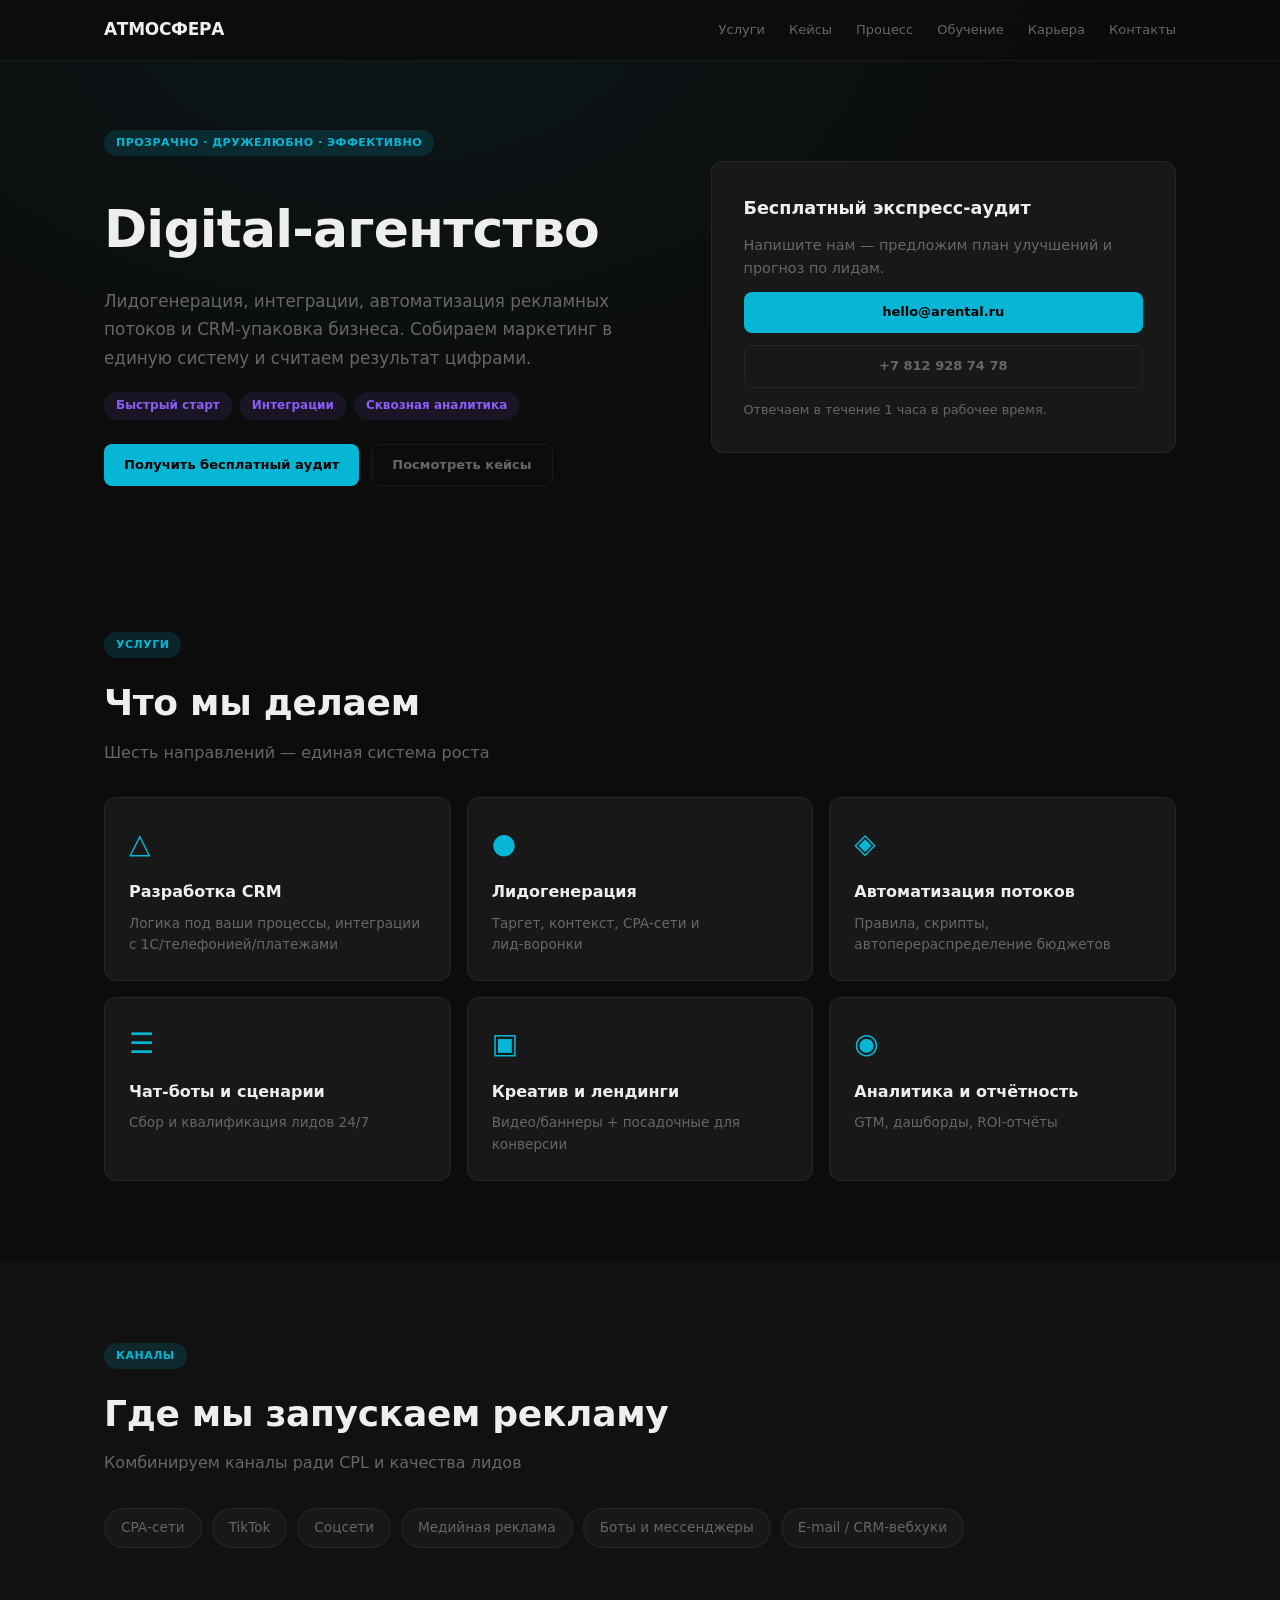
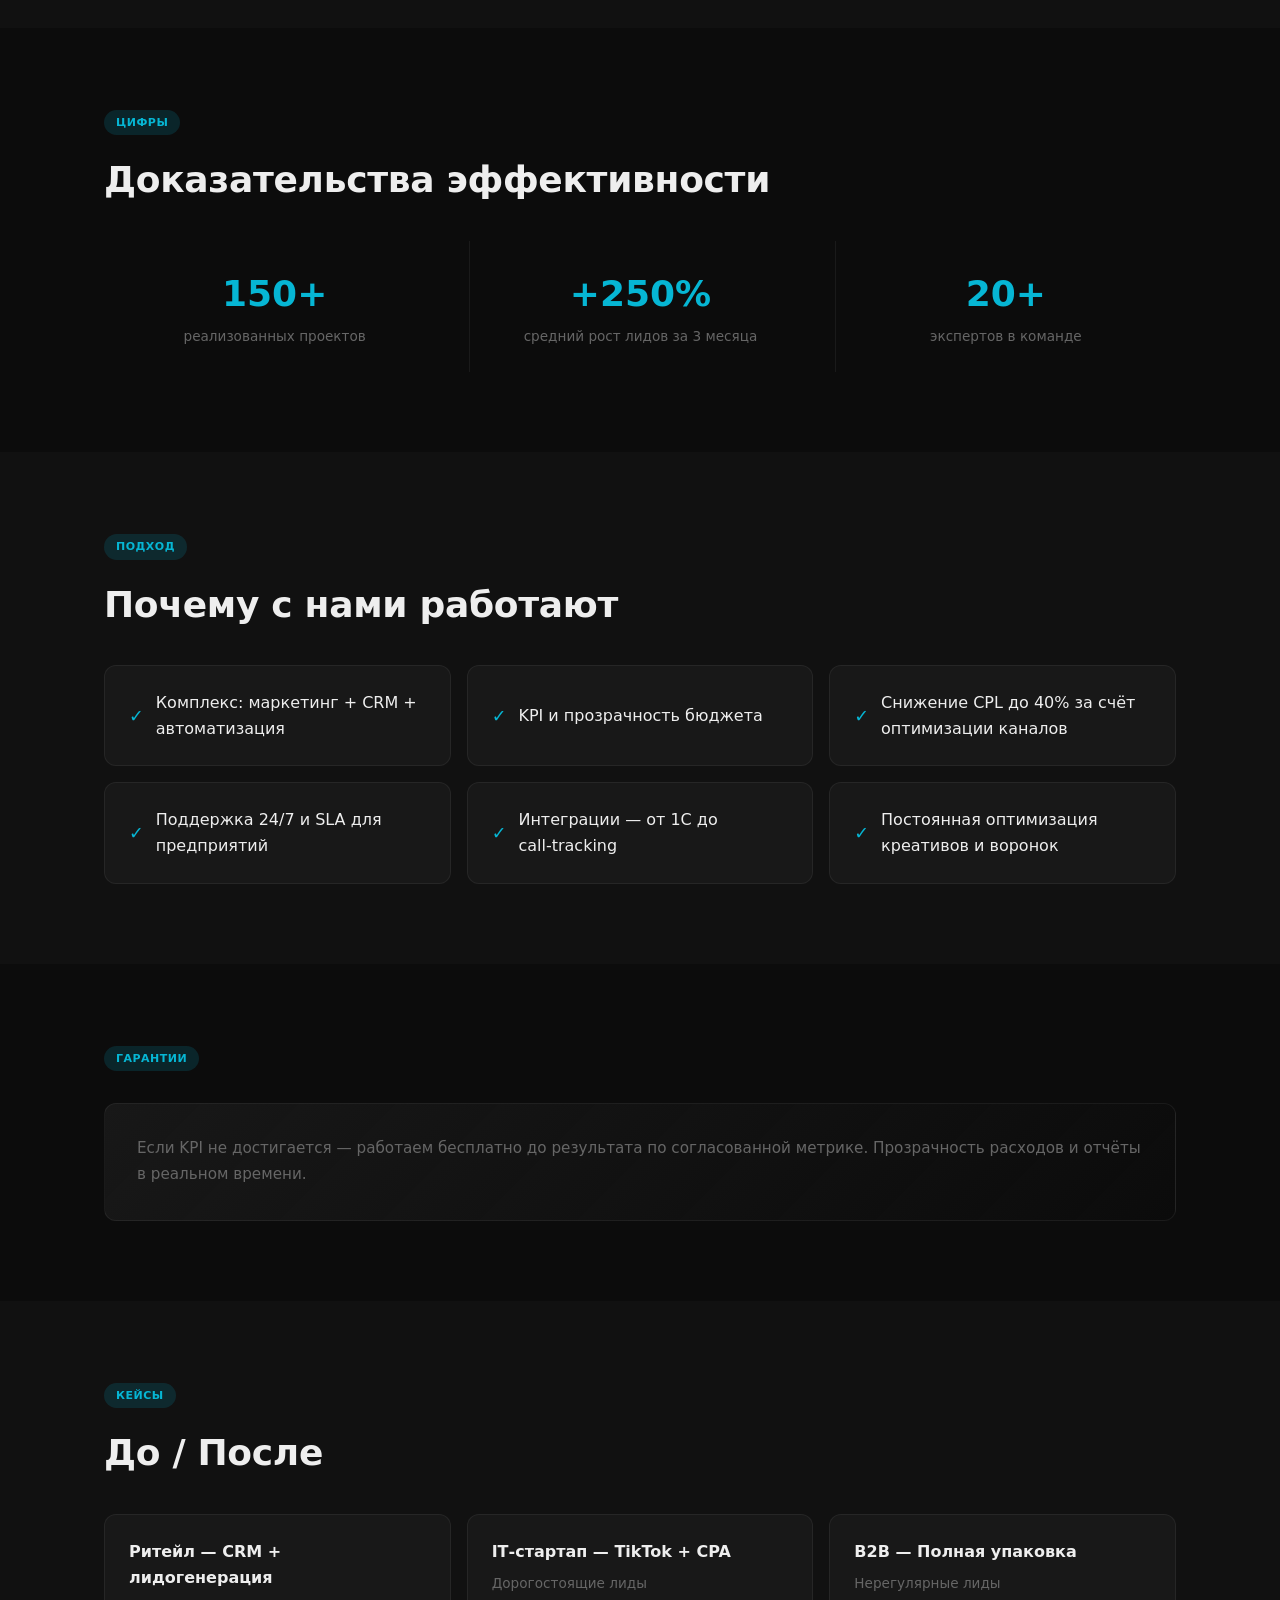
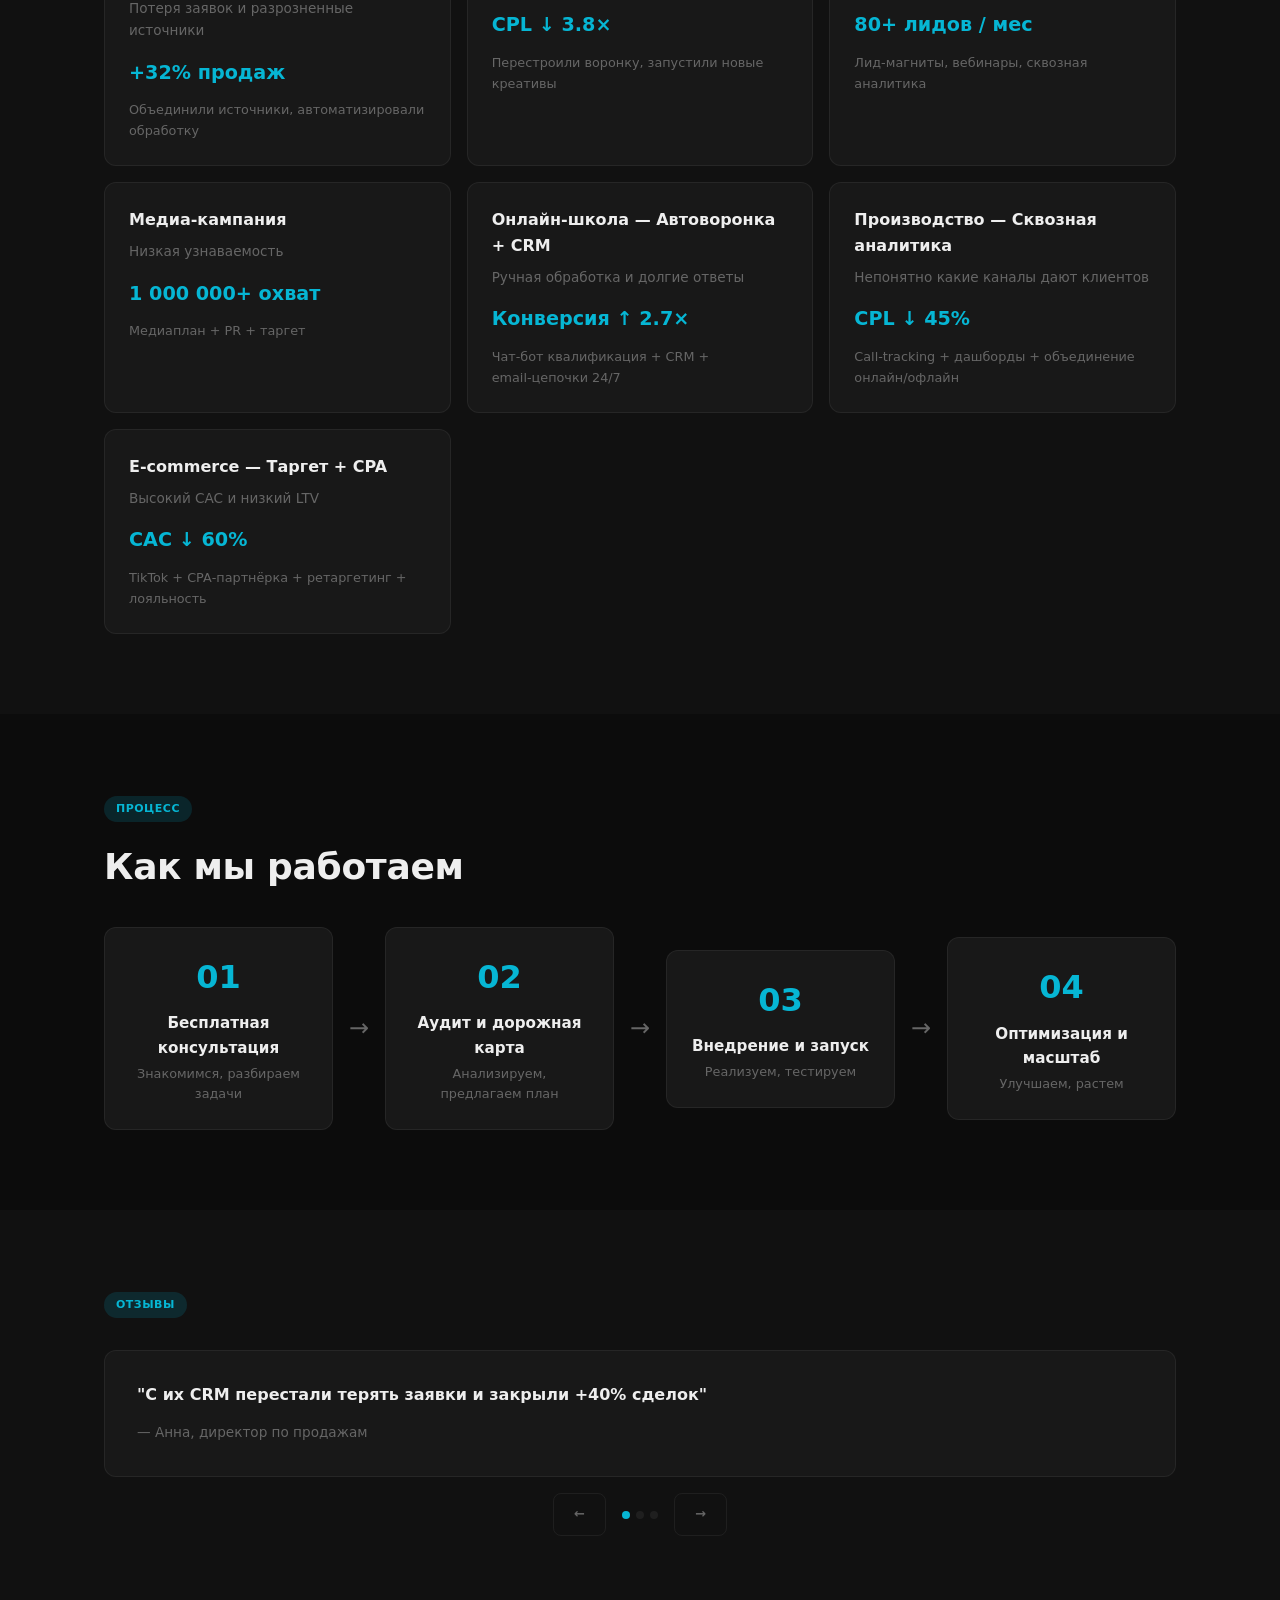
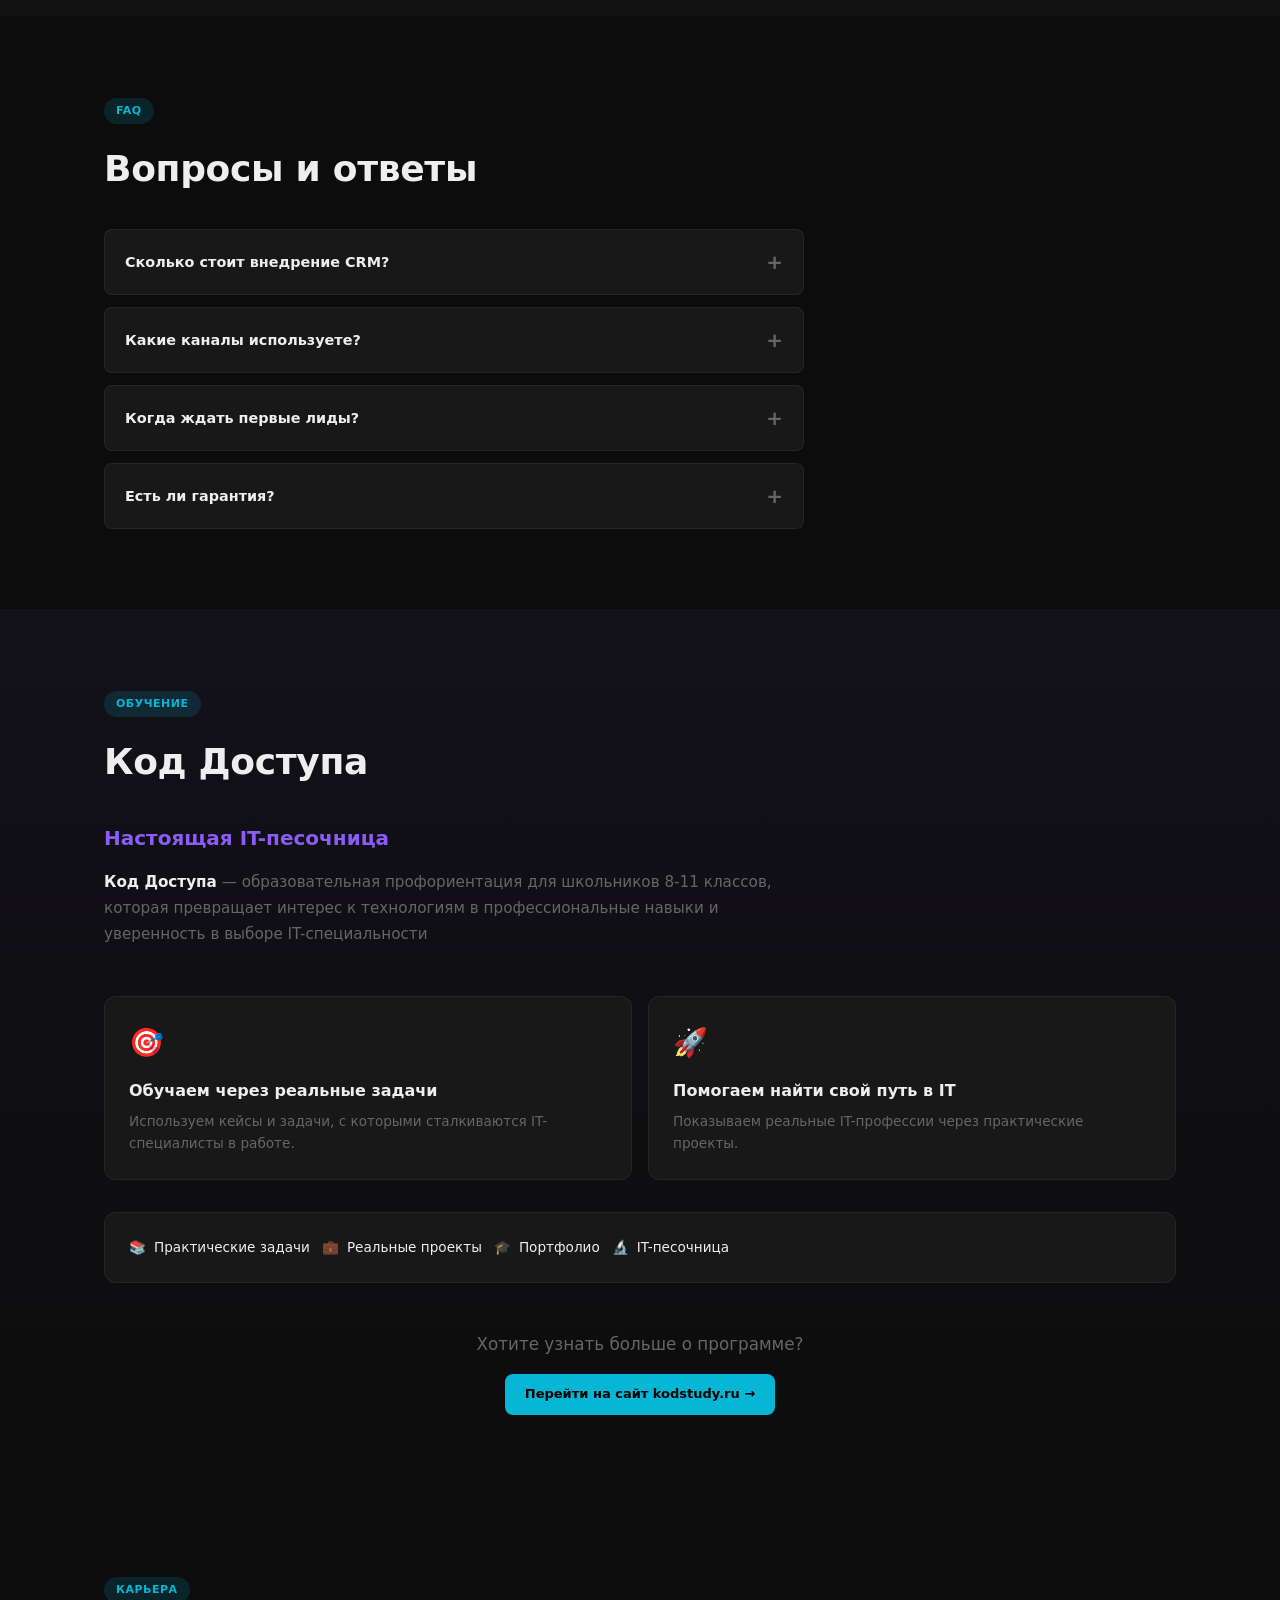
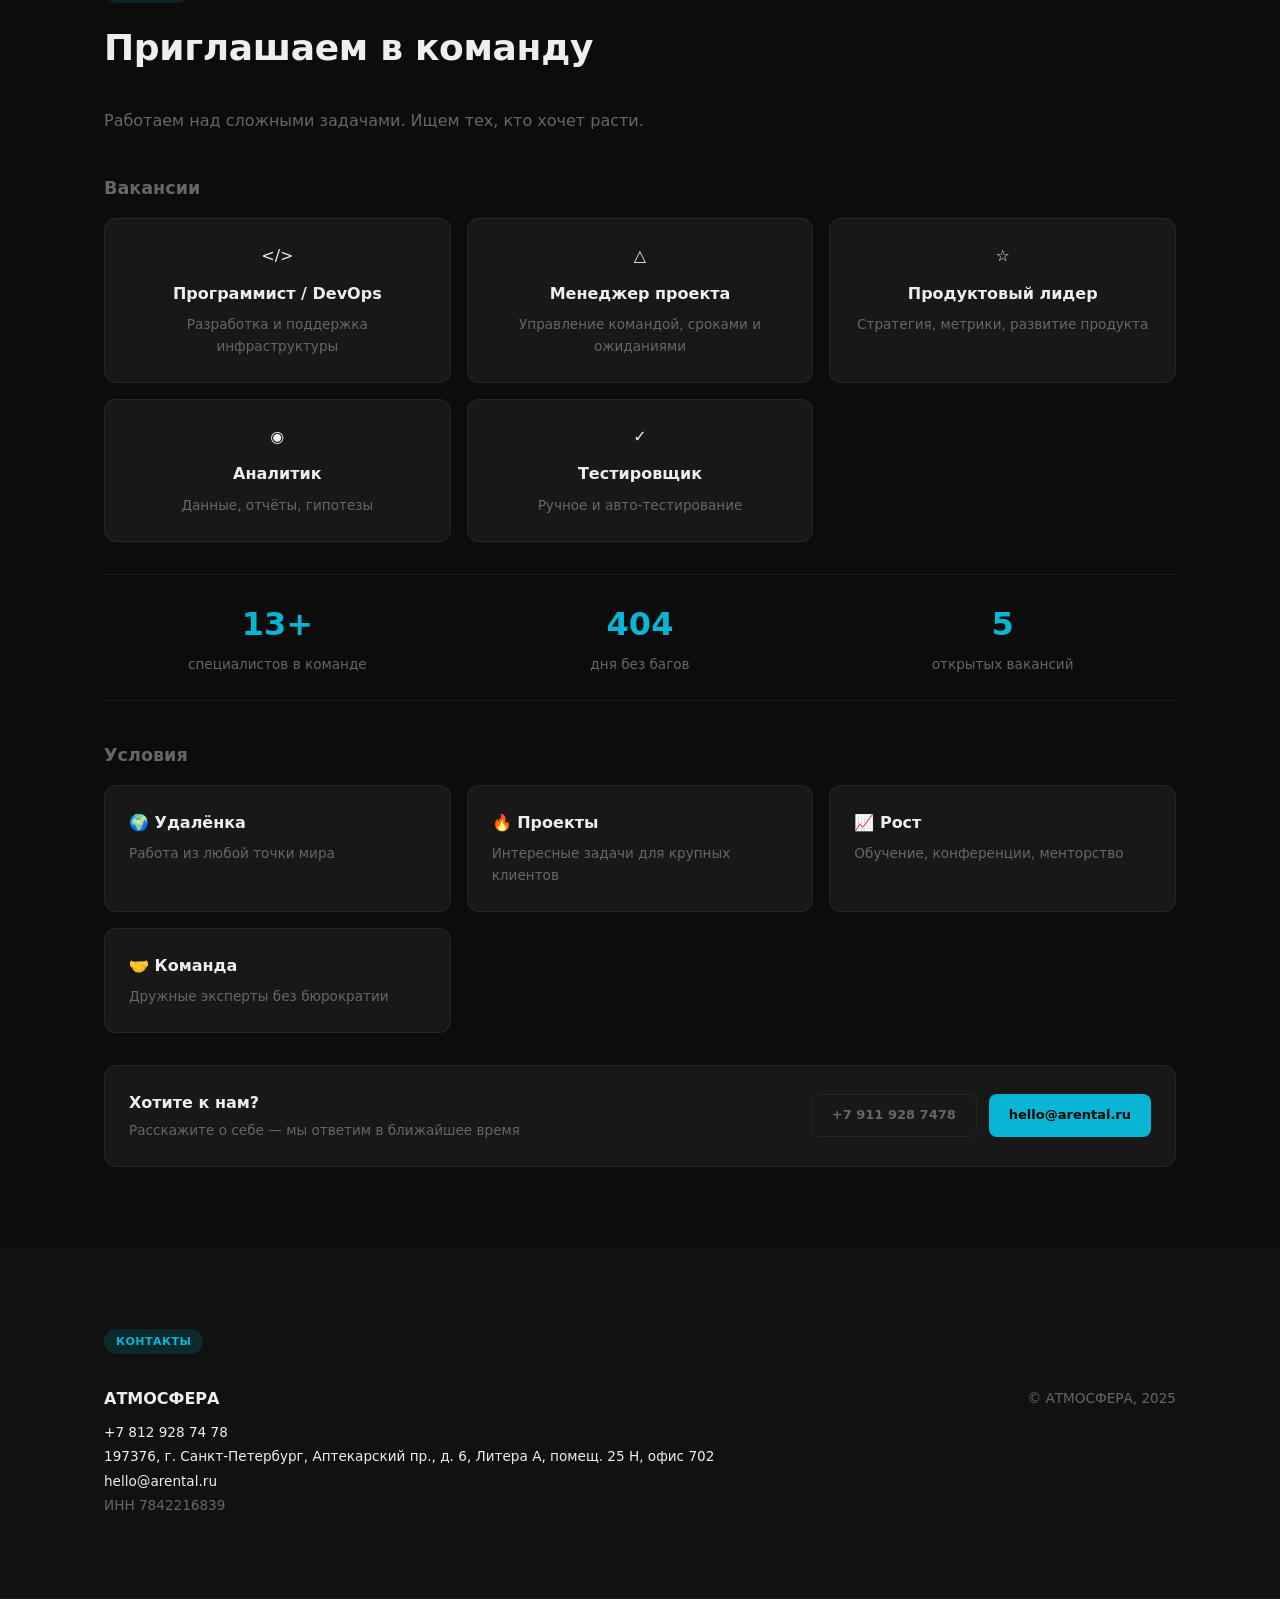
<file: v1/index.html>
<!DOCTYPE html>
<html lang="ru">
<head>
  <meta charset="utf-8" />
  <meta name="viewport" content="width=device-width, initial-scale=1" />
  <title>АТМОСФЕРА — Креативное digital‑агентство</title>
  <link rel="icon" type="image/svg+xml" href="favicon.svg" />
  <link rel="stylesheet" href="style.css" />
</head>
<body>

  <nav class="navbar">
    <div class="nav-container">
      <a class="nav-logo">АТМОСФЕРА</a>
      <div class="nav-links">
        <a href="#services">Услуги</a>
        <a href="#cases">Кейсы</a>
        <a href="#how">Процесс</a>
        <a href="#study">Обучение</a>
        <a href="#jobs">Карьера</a>
        <a href="#contact">Контакты</a>
      </div>
      <button class="nav-toggle" id="navToggle" aria-label="Меню">
        <span></span><span></span><span></span>
      </button>
    </div>
  </nav>

  <div class="mobile-overlay" id="mobileOverlay">
    <div class="mobile-menu">
      <a href="#services">Услуги</a>
      <a href="#cases">Кейсы</a>
      <a href="#how">Процесс</a>
      <a href="#study">Обучение</a>
      <a href="#jobs">Карьера</a>
      <a href="#contact">Контакты</a>
    </div>
  </div>

  <main>
    <section class="hero">
      <div class="hero-bg"></div>
      <div class="container">
        <div class="hero-grid">
          <div class="hero-text">
            <span class="badge">Прозрачно · Дружелюбно · Эффективно</span>
            <h1>Digital‑агентство</h1>
            <p>Лидогенерация, интеграции, автоматизация рекламных потоков и CRM‑упаковка бизнеса. Собираем маркетинг в единую систему и считаем результат цифрами.</p>
            <div class="hero-tags">
              <span>Быстрый старт</span>
              <span>Интеграции</span>
              <span>Сквозная аналитика</span>
            </div>
            <div class="hero-btns">
              <a href="#contact" class="btn btn-primary">Получить бесплатный аудит</a>
              <a href="#cases" class="btn btn-outline">Посмотреть кейсы</a>
            </div>
          </div>
          <div class="hero-card">
            <h3>Бесплатный экспресс‑аудит</h3>
            <p>Напишите нам — предложим план улучшений и прогноз по лидам.</p>
            <a href="mailto:hello@arental.ru" class="btn btn-primary">hello@arental.ru</a>
            <a href="tel:+78129287478" class="btn btn-outline">+7 812 928 74 78</a>
            <span class="hero-card-footnote">Отвечаем в течение 1 часа в рабочее время.</span>
          </div>
        </div>
      </div>
    </section>

    <section id="services" class="section">
      <div class="container">
        <span class="badge">Услуги</span>
        <div class="section-header">
          <h2>Что мы делаем</h2>
          <p>Шесть направлений — единая система роста</p>
        </div>
        <div class="grid-3">
          <div class="card">
            <div class="card-icon">△</div>
            <h4>Разработка CRM</h4>
            <p>Логика под ваши процессы, интеграции с 1С/телефонией/платежами</p>
          </div>
          <div class="card">
            <div class="card-icon">●</div>
            <h4>Лидогенерация</h4>
            <p>Таргет, контекст, CPA‑сети и лид‑воронки</p>
          </div>
          <div class="card">
            <div class="card-icon">◈</div>
            <h4>Автоматизация потоков</h4>
            <p>Правила, скрипты, автоперераспределение бюджетов</p>
          </div>
          <div class="card">
            <div class="card-icon">☰</div>
            <h4>Чат‑боты и сценарии</h4>
            <p>Сбор и квалификация лидов 24/7</p>
          </div>
          <div class="card">
            <div class="card-icon">▣</div>
            <h4>Креатив и лендинги</h4>
            <p>Видео/баннеры + посадочные для конверсии</p>
          </div>
          <div class="card">
            <div class="card-icon">◉</div>
            <h4>Аналитика и отчётность</h4>
            <p>GTM, дашборды, ROI‑отчёты</p>
          </div>
        </div>
      </div>
    </section>

    <section class="section section-alt">
      <div class="container">
        <span class="badge">Каналы</span>
        <div class="section-header">
          <h2>Где мы запускаем рекламу</h2>
          <p>Комбинируем каналы ради CPL и качества лидов</p>
        </div>
        <div class="channels">
          <span class="channel-tag">CPA‑сети</span>
          <span class="channel-tag">TikTok</span>
          <span class="channel-tag">Соцсети</span>
          <span class="channel-tag">Медийная реклама</span>
          <span class="channel-tag">Боты и мессенджеры</span>
          <span class="channel-tag">E‑mail / CRM‑вебхуки</span>
        </div>
      </div>
    </section>

    <section class="section">
      <div class="container">
        <span class="badge">Цифры</span>
        <h2 class="section-title">Доказательства эффективности</h2>
        <div class="stats">
          <div class="stat">
            <span class="stat-num">150+</span>
            <span class="stat-label">реализованных проектов</span>
          </div>
          <div class="stat">
            <span class="stat-num">+250%</span>
            <span class="stat-label">средний рост лидов за 3 месяца</span>
          </div>
          <div class="stat">
            <span class="stat-num">20+</span>
            <span class="stat-label">экспертов в команде</span>
          </div>
        </div>
      </div>
    </section>

    <section class="section section-alt">
      <div class="container">
        <span class="badge">Подход</span>
        <h2 class="section-title">Почему с нами работают</h2>
        <div class="grid-2">
          <div class="card card-check">Комплекс: маркетинг + CRM + автоматизация</div>
          <div class="card card-check">KPI и прозрачность бюджета</div>
          <div class="card card-check">Снижение CPL до 40% за счёт оптимизации каналов</div>
          <div class="card card-check">Поддержка 24/7 и SLA для предприятий</div>
          <div class="card card-check">Интеграции — от 1С до call‑tracking</div>
          <div class="card card-check">Постоянная оптимизация креативов и воронок</div>
        </div>
      </div>
    </section>

    <section class="section">
      <div class="container">
        <span class="badge">Гарантии</span>
        <div class="guarantee-card">
          <p>Если KPI не достигается — работаем бесплатно до результата по согласованной метрике. Прозрачность расходов и отчёты в реальном времени.</p>
        </div>
      </div>
    </section>

    <section id="cases" class="section section-alt">
      <div class="container">
        <span class="badge">Кейсы</span>
        <h2 class="section-title">До / После</h2>
        <div class="cases-grid">
          <div class="case-card">
            <h3>Ритейл — CRM + лидогенерация</h3>
            <p>Потеря заявок и разрозненные источники</p>
            <span class="kpi">+32% продаж</span>
            <small>Объединили источники, автоматизировали обработку</small>
          </div>
          <div class="case-card">
            <h3>IT‑стартап — TikTok + CPA</h3>
            <p>Дорогостоящие лиды</p>
            <span class="kpi">CPL ↓ 3.8×</span>
            <small>Перестроили воронку, запустили новые креативы</small>
          </div>
          <div class="case-card">
            <h3>B2B — Полная упаковка</h3>
            <p>Нерегулярные лиды</p>
            <span class="kpi">80+ лидов / мес</span>
            <small>Лид‑магниты, вебинары, сквозная аналитика</small>
          </div>
          <div class="case-card">
            <h3>Медиа‑кампания</h3>
            <p>Низкая узнаваемость</p>
            <span class="kpi">1 000 000+ охват</span>
            <small>Медиаплан + PR + таргет</small>
          </div>
          <div class="case-card">
            <h3>Онлайн‑школа — Автоворонка + CRM</h3>
            <p>Ручная обработка и долгие ответы</p>
            <span class="kpi">Конверсия ↑ 2.7×</span>
            <small>Чат‑бот квалификация + CRM + email‑цепочки 24/7</small>
          </div>
          <div class="case-card">
            <h3>Производство — Сквозная аналитика</h3>
            <p>Непонятно какие каналы дают клиентов</p>
            <span class="kpi">CPL ↓ 45%</span>
            <small>Call‑tracking + дашборды + объединение онлайн/офлайн</small>
          </div>
          <div class="case-card">
            <h3>E‑commerce — Таргет + CPA</h3>
            <p>Высокий CAC и низкий LTV</p>
            <span class="kpi">CAC ↓ 60%</span>
            <small>TikTok + CPA‑партнёрка + ретаргетинг + лояльность</small>
          </div>
        </div>
      </div>
    </section>

    <section id="how" class="section">
      <div class="container">
        <span class="badge">Процесс</span>
        <h2 class="section-title">Как мы работаем</h2>
        <div class="steps">
          <div class="step">
            <span class="step-num">01</span>
            <h4>Бесплатная консультация</h4>
            <p>Знакомимся, разбираем задачи</p>
          </div>
          <div class="step-arrow">→</div>
          <div class="step">
            <span class="step-num">02</span>
            <h4>Аудит и дорожная карта</h4>
            <p>Анализируем, предлагаем план</p>
          </div>
          <div class="step-arrow">→</div>
          <div class="step">
            <span class="step-num">03</span>
            <h4>Внедрение и запуск</h4>
            <p>Реализуем, тестируем</p>
          </div>
          <div class="step-arrow">→</div>
          <div class="step">
            <span class="step-num">04</span>
            <h4>Оптимизация и масштаб</h4>
            <p>Улучшаем, растем</p>
          </div>
        </div>
      </div>
    </section>

    <section class="section section-alt">
      <div class="container">
        <span class="badge">Отзывы</span>
        <div class="reviews-slider">
          <div class="reviews-track" id="reviewsTrack">
            <div class="review"><p>"С их CRM перестали терять заявки и закрыли +40% сделок"</p><span>— Анна, директор по продажам</span></div>
            <div class="review"><p>"200+ лидов в месяц стабильно. Окупаемость высокая"</p><span>— Михаил, владелец</span></div>
            <div class="review"><p>"Работают по делу — отчёты прозрачные, метрики растут"</p><span>— Елена, маркетолог</span></div>
          </div>
          <div class="reviews-controls">
            <button id="prevReview" class="btn btn-outline">←</button>
            <div class="reviews-dots" id="reviewsDots">
              <span class="dot active"></span>
              <span class="dot"></span>
              <span class="dot"></span>
            </div>
            <button id="nextReview" class="btn btn-outline">→</button>
          </div>
        </div>
      </div>
    </section>

    <section class="section">
      <div class="container">
        <span class="badge">FAQ</span>
        <h2 class="section-title">Вопросы и ответы</h2>
        <div class="faq-grid">
          <div class="faq-item">
            <button class="faq-question">Сколько стоит внедрение CRM? <span>+</span></button>
            <div class="faq-answer"><p>Зависит от задач — ориентировочно от 200 тыс. ₽. После аудита дадим точную смету.</p></div>
          </div>
          <div class="faq-item">
            <button class="faq-question">Какие каналы используете? <span>+</span></button>
            <div class="faq-answer"><p>CPA, TikTok, соцсети, медиа, боты, e‑mail и др.</p></div>
          </div>
          <div class="faq-item">
            <button class="faq-question">Когда ждать первые лиды? <span>+</span></button>
            <div class="faq-answer"><p>Обычно в первые 2–3 недели после запуска кампаний.</p></div>
          </div>
          <div class="faq-item">
            <button class="faq-question">Есть ли гарантия? <span>+</span></button>
            <div class="faq-answer"><p>Да — по KPI. Фиксируем SLA и метрики в договоре.</p></div>
          </div>
        </div>
      </div>
    </section>

    <section id="study" class="section section-accent">
      <div class="container">
        <span class="badge">Обучение</span>
        <h2 class="section-title">Код Доступа</h2>
        <p class="study-subtitle">Настоящая IT-песочница</p>
        <p class="study-desc"><strong>Код Доступа</strong> — образовательная профориентация для школьников 8-11 классов, которая превращает интерес к технологиям в профессиональные навыки и уверенность в выборе IT-специальности</p>
        <div class="grid-2" style="margin-top:3rem">
          <div class="card">
            <div class="card-icon">🎯</div>
            <h4>Обучаем через реальные задачи</h4>
            <p>Используем кейсы и задачи, с которыми сталкиваются IT-специалисты в работе.</p>
          </div>
          <div class="card">
            <div class="card-icon">🚀</div>
            <h4>Помогаем найти свой путь в IT</h4>
            <p>Показываем реальные IT-профессии через практические проекты.</p>
          </div>
        </div>
        <div class="study-features">
          <div class="sf"><span>📚</span> Практические задачи</div>
          <div class="sf"><span>💼</span> Реальные проекты</div>
          <div class="sf"><span>🎓</span> Портфолио</div>
          <div class="sf"><span>🔬</span> IT-песочница</div>
        </div>
        <div class="study-cta">
          <p>Хотите узнать больше о программе?</p>
          <a href="https://kodstudy.ru/" target="_blank" class="btn btn-primary">Перейти на сайт kodstudy.ru →</a>
        </div>
      </div>
    </section>

    <section id="jobs" class="section">
      <div class="container">
        <span class="badge">Карьера</span>
        <h2 class="section-title">Приглашаем в команду</h2>
        <p class="jobs-subtitle">Работаем над сложными задачами. Ищем тех, кто хочет расти.</p>

        <h3 class="section-subtitle">Вакансии</h3>
        <div class="grid-3">
          <div class="card card-center">&lt;/&gt;<h4>Программист / DevOps</h4><p>Разработка и поддержка инфраструктуры</p></div>
          <div class="card card-center">△<h4>Менеджер проекта</h4><p>Управление командой, сроками и ожиданиями</p></div>
          <div class="card card-center">☆<h4>Продуктовый лидер</h4><p>Стратегия, метрики, развитие продукта</p></div>
          <div class="card card-center">◉<h4>Аналитик</h4><p>Данные, отчёты, гипотезы</p></div>
          <div class="card card-center">✓<h4>Тестировщик</h4><p>Ручное и авто-тестирование</p></div>
        </div>

        <div class="jobs-stats">
          <div class="js-item"><span class="js-num">13+</span><span>специалистов в команде</span></div>
          <div class="js-item"><span class="js-num">404</span><span>дня без багов</span></div>
          <div class="js-item"><span class="js-num">5</span><span>открытых вакансий</span></div>
        </div>

        <h3 class="section-subtitle">Условия</h3>
        <div class="grid-2 perks">
          <div class="card"><h4>🌍 Удалёнка</h4><p>Работа из любой точки мира</p></div>
          <div class="card"><h4>🔥 Проекты</h4><p>Интересные задачи для крупных клиентов</p></div>
          <div class="card"><h4>📈 Рост</h4><p>Обучение, конференции, менторство</p></div>
          <div class="card"><h4>🤝 Команда</h4><p>Дружные эксперты без бюрократии</p></div>
        </div>

        <div class="jobs-contact">
          <div>
            <h4>Хотите к нам?</h4>
            <p>Расскажите о себе — мы ответим в ближайшее время</p>
          </div>
          <div>
            <a href="tel:+79119287478" class="btn btn-outline">+7 911 928 7478</a>
            <a href="mailto:hello@arental.ru" class="btn btn-primary">hello@arental.ru</a>
          </div>
        </div>
      </div>
    </section>

    <section id="contact" class="section section-alt section-last">
      <div class="container">
        <span class="badge">Контакты</span>
        <div class="contacts">
          <div>
            <h4>АТМОСФЕРА</h4>
            <p>+7 812 928 74 78</p>
            <p>197376, г. Санкт-Петербург, Аптекарский пр., д. 6, Литера А, помещ. 25 Н, офис 702</p>
            <p>hello@arental.ru</p>
            <p class="muted">ИНН 7842216839</p>
          </div>
          <div>
            <p class="muted">© АТМОСФЕРА, 2025</p>
          </div>
        </div>
      </div>
    </section>
  </main>

  <script src="script.js"></script>
</body>
</html>
</file>
<file: v1/style.css>
*,
*::before,
*::after {
  margin: 0;
  padding: 0;
  box-sizing: border-box;
}

:root {
  --bg: #0c0c0c;
  --bg-alt: #111;
  --card: #181818;
  --card-hover: #1e1e1e;
  --ink: #eee;
  --muted: #666;
  --primary: #06b6d4;
  --primary-glow: rgba(6, 182, 212, 0.15);
  --accent: #8b5cf6;
  --border: rgba(255, 255, 255, 0.06);
  --radius: 12px;
  --radius-sm: 8px;
}

html {
  scroll-behavior: smooth;
}

body {
  font-family: Inter, ui-sans-serif, system-ui, -apple-system, sans-serif;
  background: var(--bg);
  color: var(--ink);
  line-height: 1.6;
  -webkit-font-smoothing: antialiased;
}

img { max-width: 100%; display: block; }
a { color: inherit; text-decoration: none; }
button { font: inherit; cursor: pointer; }
::selection { background: var(--primary-glow); color: var(--primary); }

.container {
  max-width: 1200px;
  margin: 0 auto;
  padding: 0 5vw;
}

.section {
  padding: 5rem 0;
}

.section-alt {
  background: var(--bg-alt);
}

.section-accent {
  background: linear-gradient(180deg, rgba(139, 92, 246, 0.06), transparent);
}

.section-last {
  border-bottom: 1px solid var(--border);
}

.badge {
  display: inline-block;
  padding: 4px 12px;
  border-radius: 999px;
  background: var(--primary-glow);
  color: var(--primary);
  font-size: 11px;
  font-weight: 600;
  letter-spacing: 0.5px;
  text-transform: uppercase;
  margin-bottom: 1rem;
}

.section-header {
  margin-bottom: 2rem;
}

.section-header h2 {
  font-size: clamp(1.5rem, 4vw, 2.25rem);
  font-weight: 700;
  letter-spacing: -0.3px;
}

.section-header p {
  color: var(--muted);
  margin-top: 0.5rem;
}

.section-title {
  font-size: clamp(1.5rem, 4vw, 2.25rem);
  font-weight: 700;
  letter-spacing: -0.3px;
  margin-bottom: 2rem;
}

.section-subtitle {
  font-size: 1.1rem;
  font-weight: 600;
  color: var(--muted);
  margin: 2.5rem 0 1rem;
}

.btn {
  display: inline-flex;
  align-items: center;
  justify-content: center;
  gap: 8px;
  padding: 10px 20px;
  border-radius: var(--radius-sm);
  font-size: 13px;
  font-weight: 600;
  border: none;
  transition: all 0.25s;
  text-decoration: none;
}

.btn-primary {
  background: var(--primary);
  color: #000;
}

.btn-primary:hover {
  transform: translateY(-2px);
  box-shadow: 0 6px 24px var(--primary-glow);
}

.btn-outline {
  background: transparent;
  border: 1px solid var(--border);
  color: var(--muted);
}

.btn-outline:hover {
  color: var(--ink);
  border-color: var(--ink);
  background: rgba(255, 255, 255, 0.03);
}

.navbar {
  position: fixed;
  top: 0;
  width: 100%;
  z-index: 100;
  background: rgba(12, 12, 12, 0.85);
  backdrop-filter: blur(16px);
  -webkit-backdrop-filter: blur(16px);
  border-bottom: 1px solid var(--border);
}

.nav-container {
  max-width: 1200px;
  margin: 0 auto;
  padding: 0 5vw;
  display: flex;
  align-items: center;
  justify-content: space-between;
  height: 60px;
}

.nav-logo {
  font-weight: 700;
  font-size: 17px;
  letter-spacing: -0.3px;
  cursor: pointer;
  transition: color 0.2s;
}

.nav-logo:hover {
  color: var(--primary);
}

.nav-links {
  display: flex;
  gap: 1.5rem;
}

.nav-links a {
  color: var(--muted);
  font-size: 13px;
  font-weight: 500;
  transition: color 0.2s;
}

.nav-links a:hover {
  color: var(--ink);
}

.nav-toggle {
  display: none;
  flex-direction: column;
  justify-content: space-between;
  width: 24px;
  height: 16px;
  background: none;
  border: none;
  padding: 0;
}

.nav-toggle span {
  height: 2px;
  background: var(--ink);
  border-radius: 2px;
  transition: 0.3s;
}

.mobile-overlay {
  display: none;
  position: fixed;
  inset: 0;
  z-index: 99;
  background: var(--bg);
  align-items: center;
  justify-content: center;
}

.mobile-overlay.open {
  display: flex;
}

.mobile-menu {
  display: flex;
  flex-direction: column;
  align-items: center;
  gap: 2rem;
}

.mobile-menu a {
  font-size: 1.25rem;
  font-weight: 600;
  color: var(--muted);
  transition: color 0.2s;
}

.mobile-menu a:hover {
  color: var(--ink);
}

.hero {
  position: relative;
  padding: 8rem 0 4rem;
  overflow: hidden;
}

.hero-bg {
  position: absolute;
  inset: 0;
  background: radial-gradient(ellipse at 30% 0%, rgba(6, 182, 212, 0.06) 0%, transparent 60%);
  pointer-events: none;
}

.hero-grid {
  display: grid;
  grid-template-columns: 1.2fr 1fr;
  gap: 3rem;
  align-items: center;
  position: relative;
}

.hero-text h1 {
  font-size: clamp(2rem, 5vw, 3.25rem);
  font-weight: 700;
  letter-spacing: -0.8px;
  margin: 1rem 0;
}

.hero-text p {
  color: var(--muted);
  font-size: clamp(0.95rem, 2vw, 1.05rem);
  max-width: 540px;
  line-height: 1.7;
}

.hero-tags {
  display: flex;
  gap: 8px;
  flex-wrap: wrap;
  margin: 1.25rem 0;
}

.hero-tags span {
  padding: 4px 12px;
  border-radius: 999px;
  background: rgba(139, 92, 246, 0.1);
  color: var(--accent);
  font-size: 12px;
  font-weight: 600;
}

.hero-btns {
  display: flex;
  gap: 12px;
  flex-wrap: wrap;
  margin-top: 1.5rem;
}

.hero-card {
  background: var(--card);
  border: 1px solid var(--border);
  border-radius: var(--radius);
  padding: 2rem;
  display: flex;
  flex-direction: column;
  gap: 12px;
}

.hero-card h3 {
  font-size: 1.1rem;
}

.hero-card p {
  color: var(--muted);
  font-size: 0.9rem;
}

.hero-card-footnote {
  font-size: 0.8rem;
  color: var(--muted);
}

.grid-3 {
  display: grid;
  grid-template-columns: repeat(auto-fit, minmax(280px, 1fr));
  gap: 1rem;
}

.grid-2 {
  display: grid;
  grid-template-columns: repeat(auto-fit, minmax(280px, 1fr));
  gap: 1rem;
}

.card {
  background: var(--card);
  border: 1px solid var(--border);
  border-radius: var(--radius);
  padding: 1.5rem;
  transition: all 0.25s;
}

.card:hover {
  background: var(--card-hover);
  transform: translateY(-2px);
  box-shadow: 0 4px 20px rgba(0, 0, 0, 0.3);
}

.card-icon {
  font-size: 1.75rem;
  margin-bottom: 0.75rem;
  color: var(--primary);
}

.card h4 {
  font-size: 1rem;
  margin-bottom: 0.5rem;
}

.card p {
  font-size: 0.85rem;
  color: var(--muted);
  line-height: 1.6;
}

.card-check {
  display: flex;
  align-items: center;
  gap: 0.75rem;
}

.card-check::before {
  content: "✓";
  color: var(--primary);
  font-weight: 700;
  font-size: 1.1rem;
}

.card-center {
  text-align: center;
}

.card-center h4 {
  margin: 0.75rem 0 0.5rem;
}

.channels {
  display: flex;
  flex-wrap: wrap;
  gap: 10px;
  margin-top: 1rem;
}

.channel-tag {
  padding: 8px 16px;
  border-radius: 999px;
  background: var(--card);
  border: 1px solid var(--border);
  font-size: 0.85rem;
  font-weight: 500;
  color: var(--muted);
  transition: all 0.2s;
}

.channel-tag:hover {
  border-color: var(--primary);
  color: var(--primary);
  background: var(--primary-glow);
}

.stats {
  display: grid;
  grid-template-columns: repeat(auto-fit, minmax(180px, 1fr));
  gap: 1.5rem;
  text-align: center;
}

.stat {
  padding: 1.5rem 0;
}

.stat + .stat {
  border-left: 1px solid var(--border);
}

.stat-num {
  display: block;
  font-size: 2.25rem;
  font-weight: 700;
  color: var(--primary);
}

.stat-label {
  display: block;
  font-size: 0.85rem;
  color: var(--muted);
  margin-top: 4px;
}

.guarantee-card {
  background: linear-gradient(135deg, var(--card), transparent);
  border: 1px solid var(--border);
  border-radius: var(--radius);
  padding: 2rem;
  margin-top: 1rem;
}

.guarantee-card p {
  color: var(--muted);
  font-size: 0.95rem;
  line-height: 1.7;
}

.cases-grid {
  display: grid;
  grid-template-columns: repeat(auto-fit, minmax(280px, 1fr));
  gap: 1rem;
}

.case-card {
  background: var(--card);
  border: 1px solid var(--border);
  border-radius: var(--radius);
  padding: 1.5rem;
  transition: all 0.25s;
}

.case-card:hover {
  transform: translateY(-2px);
  box-shadow: 0 4px 20px rgba(0, 0, 0, 0.3);
  border-color: var(--primary-glow);
}

.case-card h3 {
  font-size: 1rem;
  margin-bottom: 0.5rem;
}

.case-card p {
  font-size: 0.85rem;
  color: var(--muted);
  margin-bottom: 0.75rem;
}

.case-card small {
  display: block;
  font-size: 0.8rem;
  color: var(--muted);
  margin-top: 0.5rem;
}

.kpi {
  display: inline-block;
  font-weight: 700;
  font-size: 1.2rem;
  color: var(--primary);
  padding: 4px 0;
}

.steps {
  display: flex;
  align-items: center;
  justify-content: center;
  gap: 1rem;
  flex-wrap: wrap;
  margin-top: 1.5rem;
}

.step {
  background: var(--card);
  border: 1px solid var(--border);
  border-radius: var(--radius);
  padding: 1.5rem;
  text-align: center;
  min-width: 180px;
  flex: 1;
}

.step-num {
  font-size: 2rem;
  font-weight: 700;
  color: var(--primary);
  display: block;
  margin-bottom: 0.5rem;
}

.step h4 {
  font-size: 0.95rem;
  margin-bottom: 0.25rem;
}

.step p {
  font-size: 0.8rem;
  color: var(--muted);
}

.step-arrow {
  font-size: 1.5rem;
  color: var(--muted);
  font-weight: 300;
}

.reviews-slider {
  overflow: hidden;
  position: relative;
  margin-top: 1rem;
}

.reviews-track {
  display: flex;
  transition: transform 0.4s ease;
}

.review {
  min-width: 100%;
  padding: 2rem;
  background: var(--card);
  border: 1px solid var(--border);
  border-radius: var(--radius);
}

.review p {
  font-size: 1rem;
  font-weight: 600;
  margin-bottom: 0.75rem;
  line-height: 1.5;
}

.review span {
  font-size: 0.85rem;
  color: var(--muted);
}

.reviews-controls {
  display: flex;
  align-items: center;
  justify-content: center;
  gap: 1rem;
  margin-top: 1rem;
}

.reviews-dots {
  display: flex;
  gap: 6px;
}

.dot {
  width: 8px;
  height: 8px;
  border-radius: 50%;
  background: var(--border);
  transition: background 0.3s;
  cursor: pointer;
}

.dot.active {
  background: var(--primary);
}

.faq-grid {
  display: grid;
  gap: 0.75rem;
  max-width: 700px;
}

.faq-item {
  background: var(--card);
  border: 1px solid var(--border);
  border-radius: var(--radius-sm);
  overflow: hidden;
}

.faq-question {
  width: 100%;
  display: flex;
  justify-content: space-between;
  align-items: center;
  padding: 1rem 1.25rem;
  background: none;
  border: none;
  color: var(--ink);
  font-size: 0.9rem;
  font-weight: 600;
  text-align: left;
}

.faq-question span {
  font-size: 1.25rem;
  transition: transform 0.3s;
  color: var(--muted);
}

.faq-item.open .faq-question span {
  transform: rotate(45deg);
}

.faq-answer {
  max-height: 0;
  overflow: hidden;
  transition: max-height 0.3s ease;
  padding: 0 1.25rem;
}

.faq-item.open .faq-answer {
  max-height: 200px;
  padding: 0 1.25rem 1rem;
}

.faq-answer p {
  font-size: 0.85rem;
  color: var(--muted);
  line-height: 1.6;
}

.study-subtitle {
  font-size: 1.25rem;
  font-weight: 600;
  color: var(--accent);
  margin-top: 0.5rem;
}

.study-desc {
  color: var(--muted);
  font-size: 0.95rem;
  max-width: 700px;
  margin-top: 1rem;
  line-height: 1.7;
}

.study-desc strong {
  color: var(--ink);
}

.study-features {
  display: flex;
  flex-wrap: wrap;
  gap: 12px;
  margin-top: 2rem;
  padding: 1.5rem;
  background: var(--card);
  border: 1px solid var(--border);
  border-radius: var(--radius);
}

.sf {
  display: flex;
  align-items: center;
  gap: 8px;
  font-size: 0.85rem;
  font-weight: 500;
}

.study-cta {
  text-align: center;
  margin-top: 3rem;
}

.study-cta p {
  font-size: 1.05rem;
  margin-bottom: 1rem;
  color: var(--muted);
}

.jobs-subtitle {
  color: var(--muted);
  font-size: 1rem;
  margin-top: 0.5rem;
  margin-bottom: 1.5rem;
}

.jobs-stats {
  display: grid;
  grid-template-columns: repeat(auto-fit, minmax(150px, 1fr));
  gap: 1rem;
  text-align: center;
  margin-top: 2rem;
  padding: 1.5rem 0;
  border-top: 1px solid var(--border);
  border-bottom: 1px solid var(--border);
}

.js-item {
  display: flex;
  flex-direction: column;
  gap: 4px;
}

.js-num {
  font-size: 2rem;
  font-weight: 700;
  color: var(--primary);
}

.js-item span:last-child {
  font-size: 0.85rem;
  color: var(--muted);
}

.perks .card h4 {
  margin-bottom: 0.5rem;
}

.jobs-contact {
  display: flex;
  flex-wrap: wrap;
  align-items: center;
  justify-content: space-between;
  gap: 1rem;
  margin-top: 2rem;
  padding: 1.5rem;
  background: var(--card);
  border: 1px solid var(--border);
  border-radius: var(--radius);
}

.jobs-contact h4 {
  margin-bottom: 4px;
}

.jobs-contact p {
  font-size: 0.85rem;
  color: var(--muted);
}

.jobs-contact div:last-child {
  display: flex;
  gap: 12px;
  flex-wrap: wrap;
}

.contacts {
  display: flex;
  justify-content: space-between;
  align-items: flex-start;
  flex-wrap: wrap;
  gap: 1rem;
  margin-top: 1rem;
}

.contacts h4 {
  margin-bottom: 0.5rem;
}

.contacts p {
  font-size: 0.85rem;
  line-height: 1.8;
}

.muted {
  color: var(--muted);
}

@media (max-width: 768px) {
  .nav-links {
    display: none;
  }

  .nav-toggle {
    display: flex;
  }

  .hero-grid {
    grid-template-columns: 1fr;
    gap: 2rem;
  }

  .hero {
    padding: 6rem 0 2rem;
  }

  .section {
    padding: 3rem 0;
  }

  .steps {
    flex-direction: column;
  }

  .step-arrow {
    transform: rotate(90deg);
  }

  .stats .stat + .stat {
    border-left: none;
  }

  .contacts {
    flex-direction: column;
  }
}

@media (max-width: 480px) {
  .container {
    padding: 0 4vw;
  }

  .hero-btns {
    flex-direction: column;
  }
}
</file>
